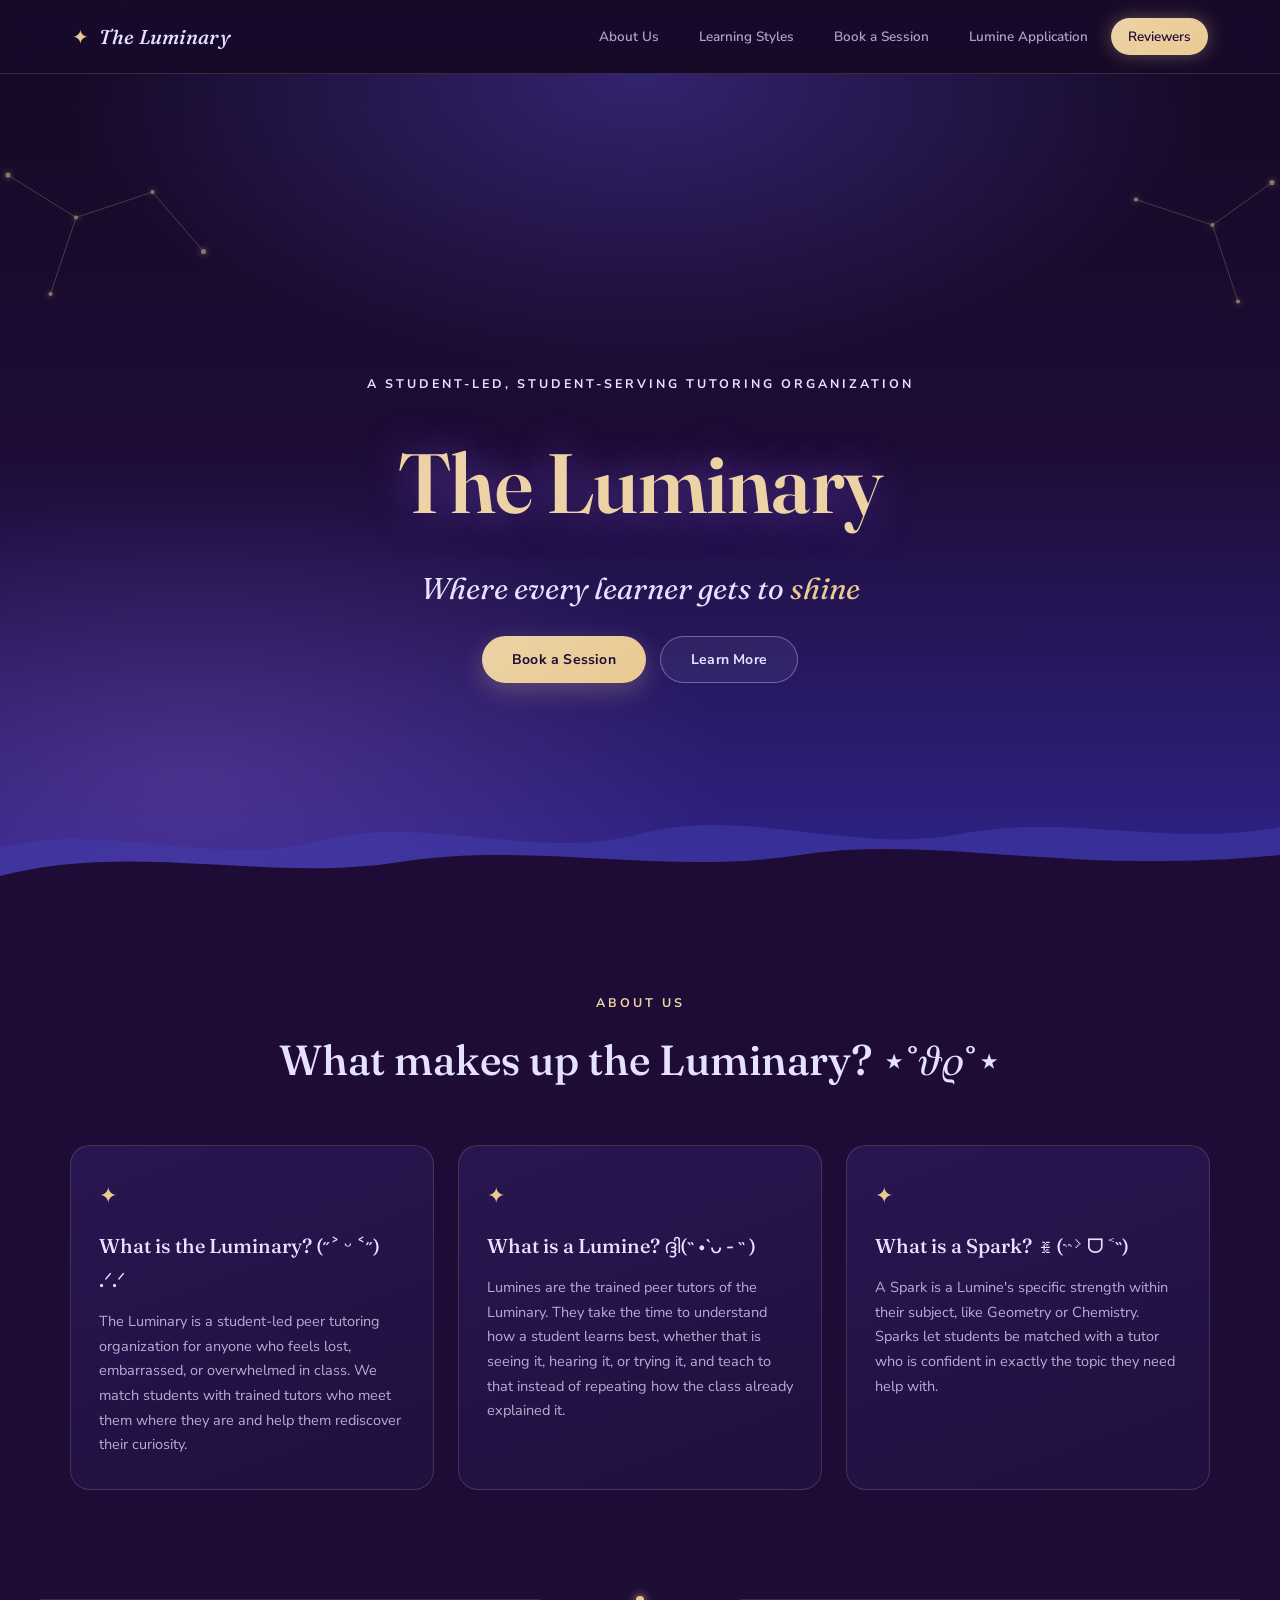
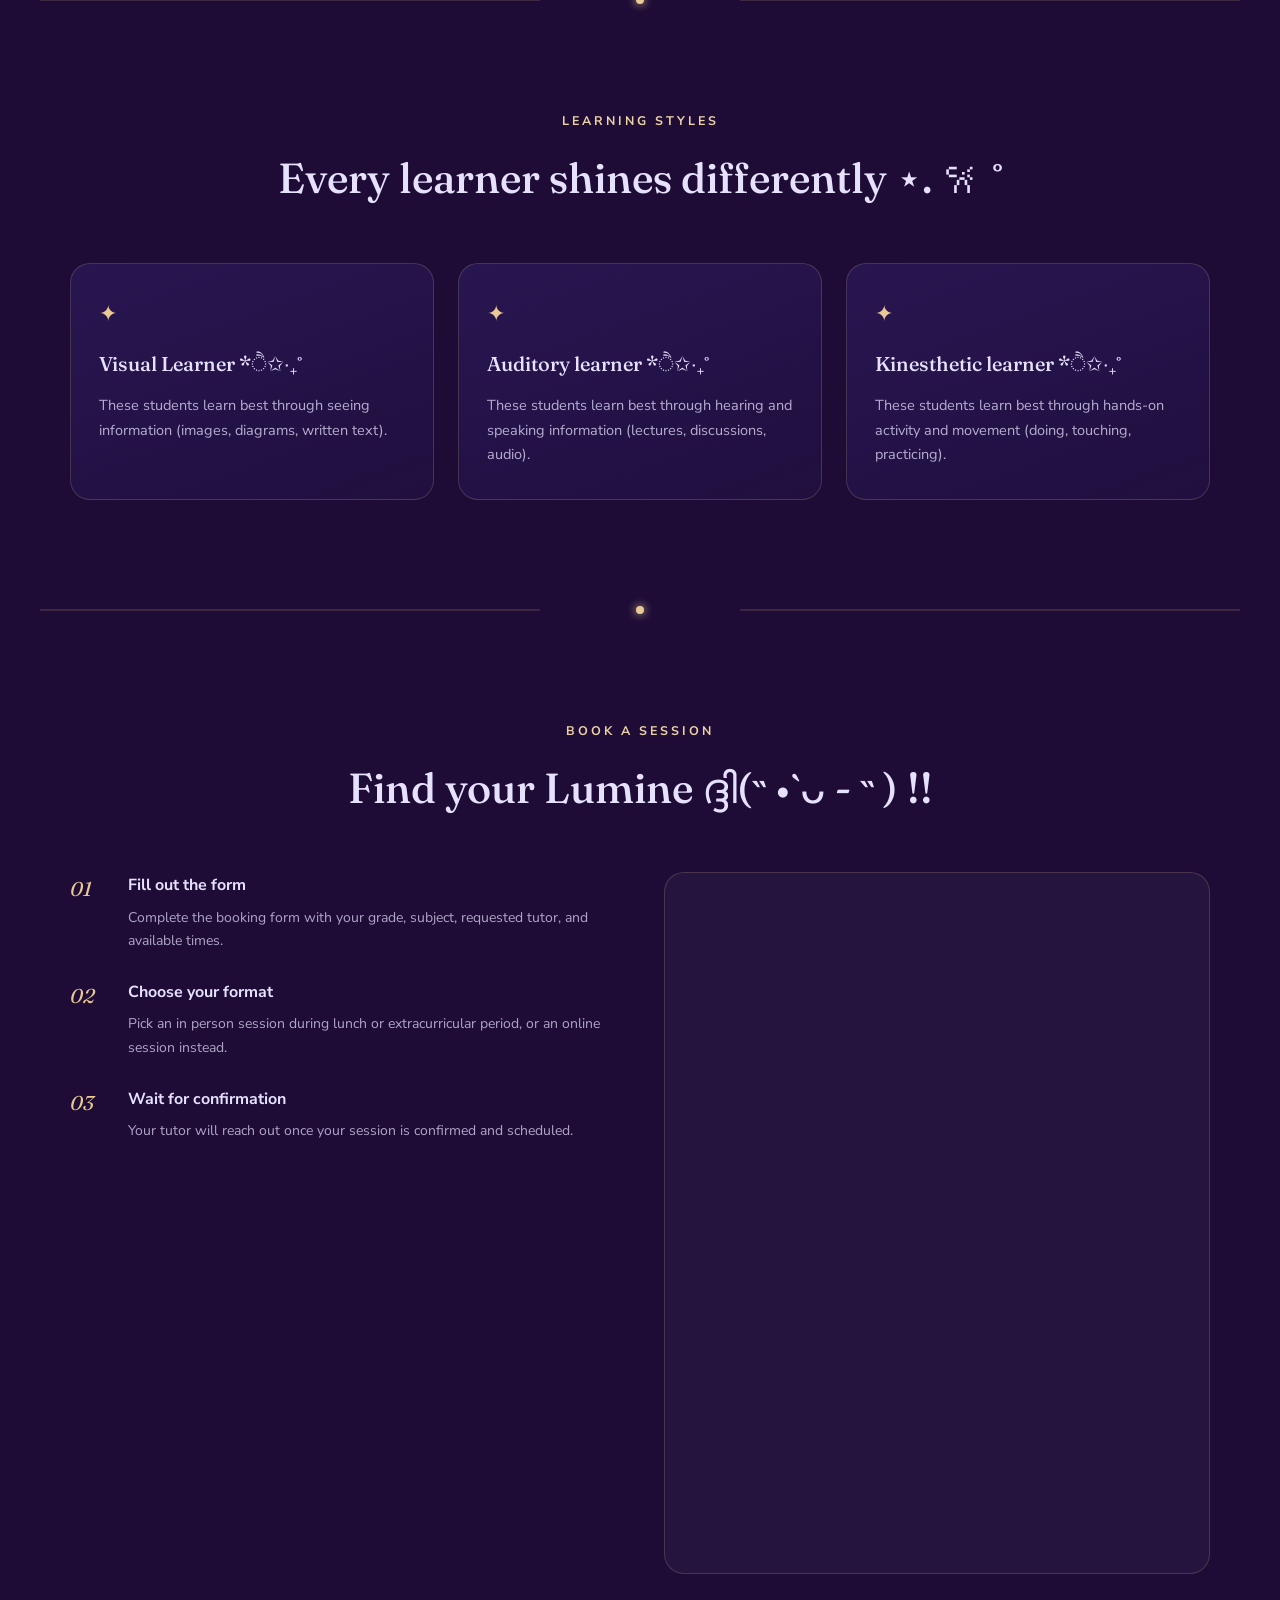
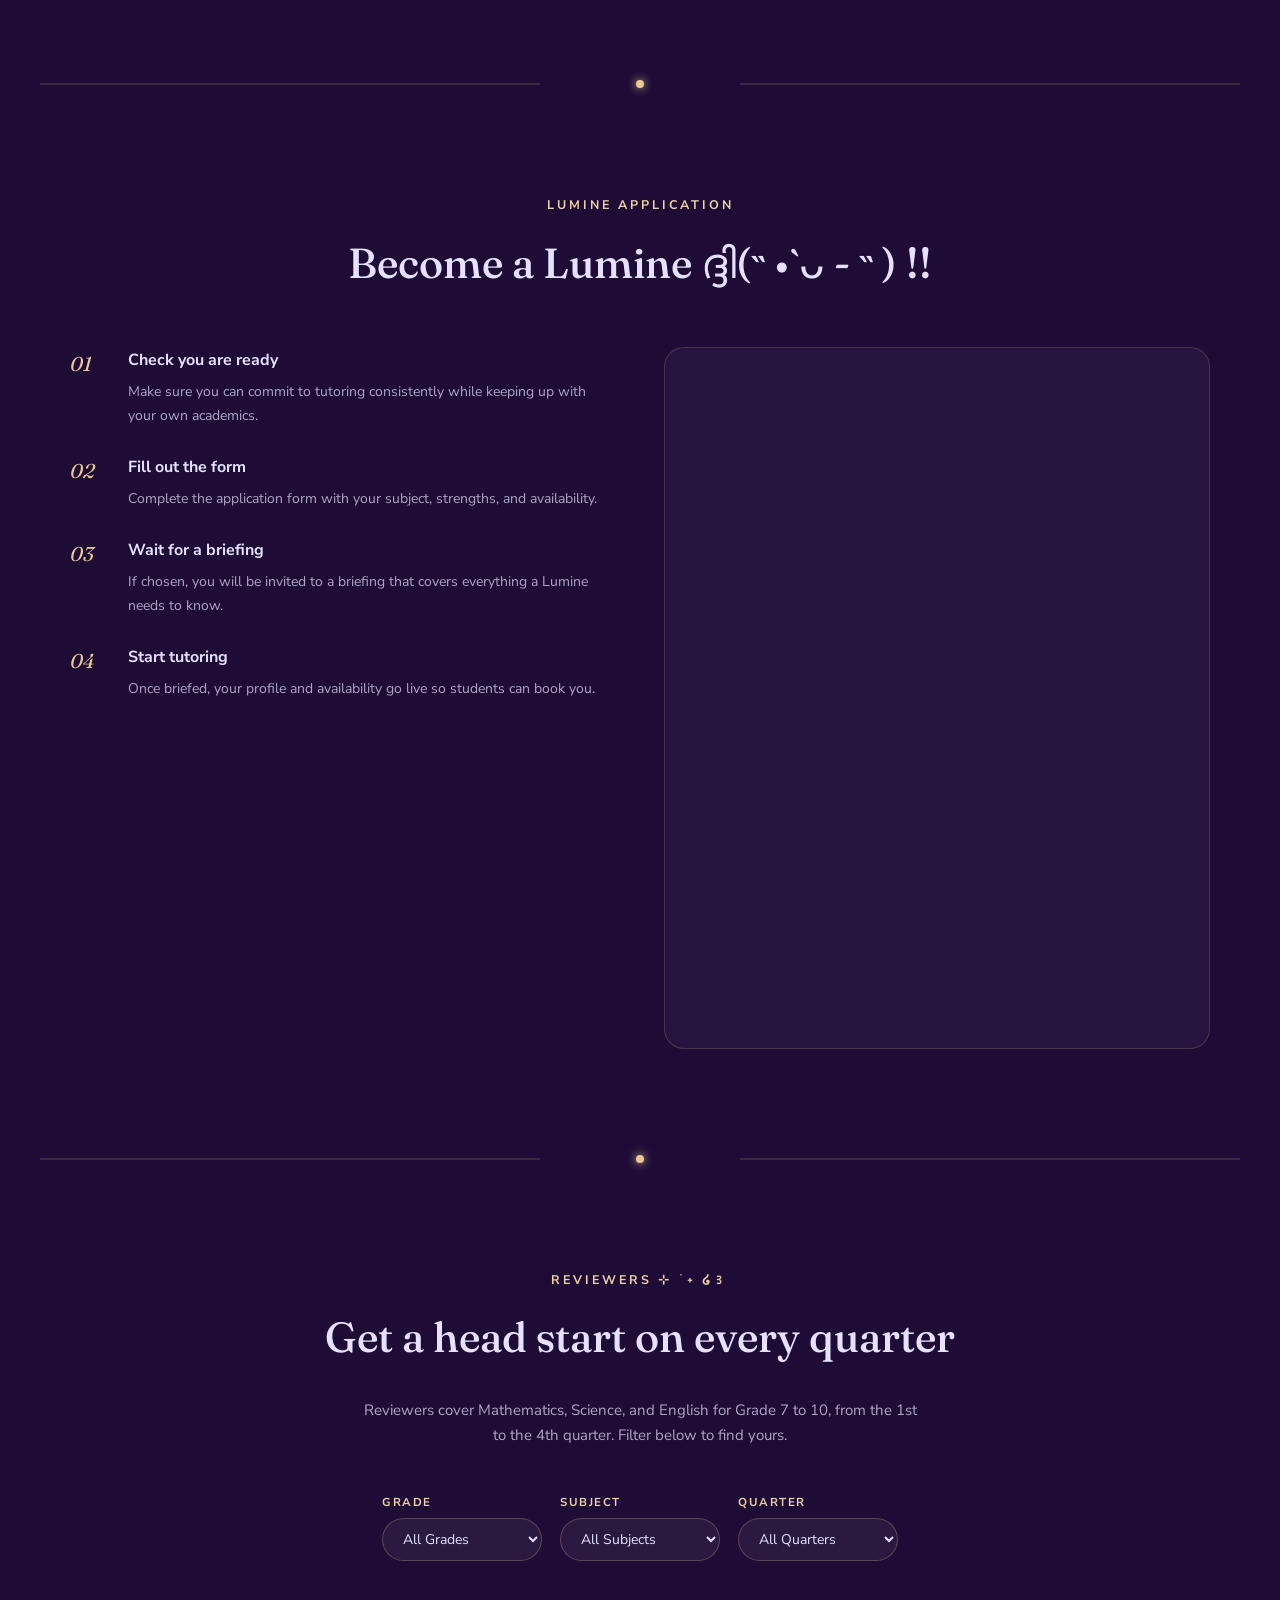
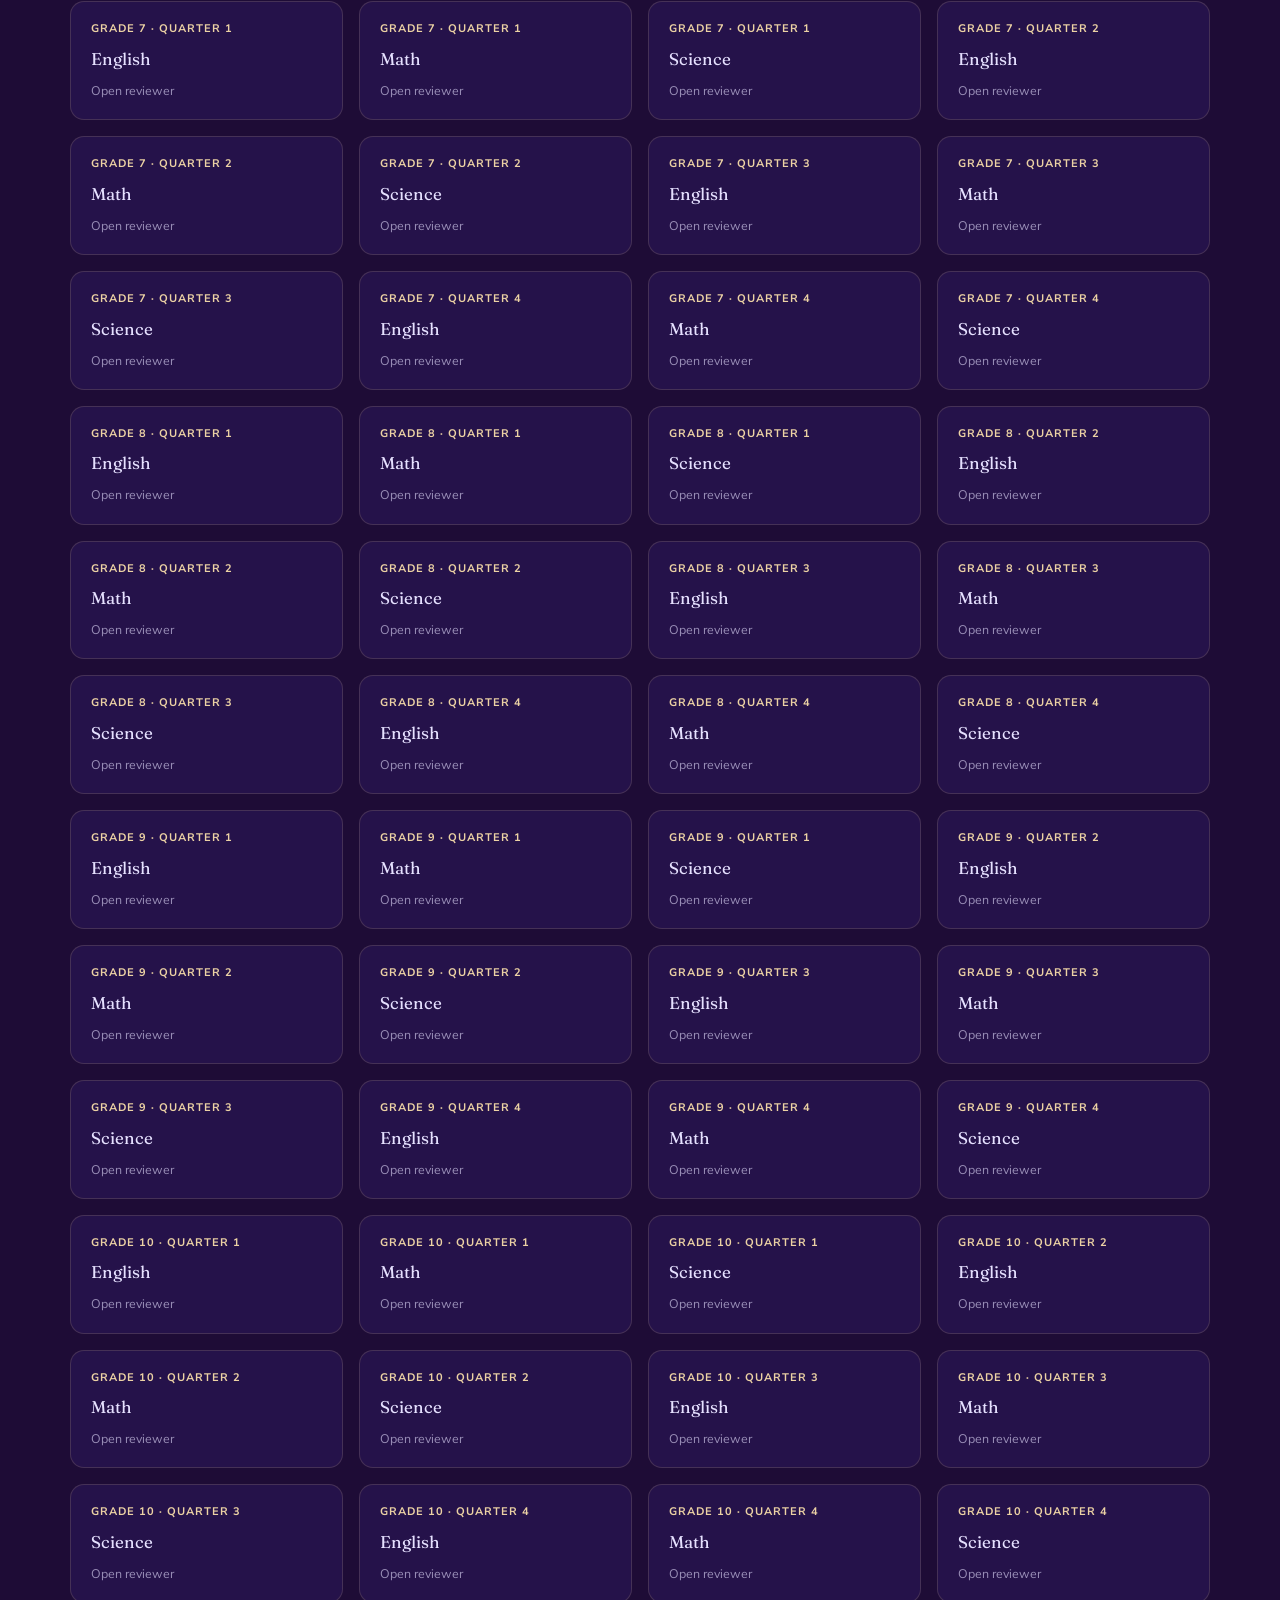
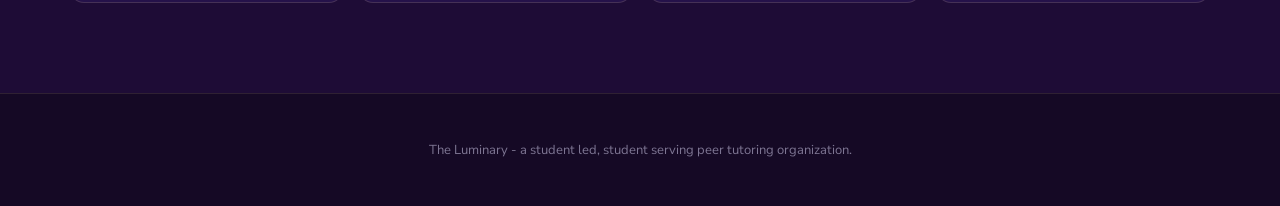
<file: index.html>
<!DOCTYPE html>
<html lang="en">
<head>
<meta charset="UTF-8">
<meta name="viewport" content="width=device-width, initial-scale=1.0">
<title>The Luminary</title>
<link rel="preconnect" href="https://fonts.googleapis.com">
<link rel="preconnect" href="https://fonts.gstatic.com" crossorigin>
<link href="https://fonts.googleapis.com/css2?family=Fraunces:ital,opsz,wght@0,9..144,300;0,9..144,500;0,9..144,600;1,9..144,400;1,9..144,500&family=Nunito+Sans:wght@300;400;600;700&display=swap" rel="stylesheet">
<link rel="stylesheet" href="style.css">
</head>
<body>

<canvas id="star-canvas"></canvas>

<header class="site-header">
  <div class="header-inner">
    <a href="#top" class="logo">
      <span class="logo-mark">✦</span>
      <span>The Luminary</span>
    </a>
    <nav class="tabs" id="tabs">
      <button class="tab-link active" data-target="about">About Us</button>
      <button class="tab-link" data-target="learning-styles">Learning Styles</button>
      <button class="tab-link" data-target="book-session">Book a Session</button>
      <button class="tab-link" data-target="apply">Lumine Application</button>
      <button class="tab-link" data-target="reviewers">Reviewers</button>
    </nav>
    <button class="nav-toggle" id="navToggle" aria-label="Open menu">
      <span></span><span></span><span></span>
    </button>
  </div>
</header>

<main id="top">

  <section class="hero">
    <div class="hero-sky">
      <svg class="constellation constellation-left" viewBox="0 0 400 400" aria-hidden="true">
        <g class="const-lines">
          <line x1="40" y1="60" x2="120" y2="110"/>
          <line x1="120" y1="110" x2="90" y2="200"/>
          <line x1="120" y1="110" x2="210" y2="80"/>
          <line x1="210" y1="80" x2="270" y2="150"/>
        </g>
        <g class="const-stars">
          <circle cx="40" cy="60" r="3"/>
          <circle cx="120" cy="110" r="2.4"/>
          <circle cx="90" cy="200" r="2.4"/>
          <circle cx="210" cy="80" r="2.4"/>
          <circle cx="270" cy="150" r="3"/>
        </g>
      </svg>
      <svg class="constellation constellation-right" viewBox="0 0 400 400" aria-hidden="true">
        <g class="const-lines">
          <line x1="360" y1="50" x2="290" y2="100"/>
          <line x1="290" y1="100" x2="320" y2="190"/>
          <line x1="290" y1="100" x2="200" y2="70"/>
        </g>
        <g class="const-stars">
          <circle cx="360" cy="50" r="3"/>
          <circle cx="290" cy="100" r="2.4"/>
          <circle cx="320" cy="190" r="2.4"/>
          <circle cx="200" cy="70" r="2.4"/>
        </g>
      </svg>
    </div>

    <div class="hero-content">
      <p class="eyebrow">A student-led, student-serving tutoring organization</p>
      <h1 class="hero-title">The Luminary</h1>
      <p class="hero-subtitle">Where every learner gets to <em>shine</em></p>
      <div class="hero-actions">
        <button class="btn btn-primary" data-scroll="book-session">Book a Session</button>
        <button class="btn btn-ghost" data-scroll="about">Learn More</button>
      </div>
    </div>

    <svg class="cloud-divider" viewBox="0 0 1440 200" preserveAspectRatio="none" aria-hidden="true">
      <path class="cloud-back" d="M0,120 C120,80 240,150 360,110 C480,70 600,140 720,100 C840,60 960,130 1080,100 C1200,70 1320,120 1440,90 L1440,200 L0,200 Z"/>
      <path class="cloud-front" d="M0,160 C150,110 300,170 450,140 C600,110 750,160 900,130 C1050,100 1200,160 1440,130 L1440,200 L0,200 Z"/>
    </svg>
  </section>

  <section id="about" class="section">
    <div class="section-inner">
      <p class="section-eyebrow">About Us</p>
      <h2 class="section-title">What makes up the Luminary? ⋆˚𝜗𝜚˚⋆</h2>

      <div class="card-grid three">
        <div class="glass-card">
          <span class="card-glyph">✦</span>
          <h3>What is the Luminary? (˶˃ ᵕ ˂˶) .ᐟ.ᐟ</h3>
          <p>The Luminary is a student-led peer tutoring organization for anyone who feels lost, embarrassed, or overwhelmed in class. We match students with trained tutors who meet them where they are and help them rediscover their curiosity.</p>
        </div>
        <div class="glass-card">
          <span class="card-glyph">✦</span>
          <h3>What is a Lumine? ദ്ദി(˵ •̀ ᴗ - ˵ )</h3>
          <p>Lumines are the trained peer tutors of the Luminary. They take the time to understand how a student learns best, whether that is seeing it, hearing it, or trying it, and teach to that instead of repeating how the class already explained it.</p>
        </div>
        <div class="glass-card">
          <span class="card-glyph">✦</span>
          <h3>What is a Spark? ꉂ(˵˃ ᗜ ˂˵)</h3>
          <p>A Spark is a Lumine's specific strength within their subject, like Geometry or Chemistry. Sparks let students be matched with a tutor who is confident in exactly the topic they need help with.</p>
        </div>
      </div>
    </div>
  </section>

  <div class="section-divider">
    <svg viewBox="0 0 1200 40" preserveAspectRatio="none" aria-hidden="true">
      <line x1="0" y1="20" x2="500" y2="20" class="divider-line"/>
      <circle cx="600" cy="20" r="4" class="divider-star"/>
      <line x1="700" y1="20" x2="1200" y2="20" class="divider-line"/>
    </svg>
  </div>

  <section id="learning-styles" class="section">
    <div class="section-inner">
      <p class="section-eyebrow">Learning Styles</p>
      <h2 class="section-title">Every learner shines differently ⋆. 𐙚 ˚</h2>

      <div class="card-grid three">
        <div class="glass-card style-card">
          <span class="card-glyph">✦</span>
          <h3>Visual Learner *ੈ✩‧₊˚</h3>
          <p>These students learn best through seeing information (images, diagrams, written text).</p>
        </div>
        <div class="glass-card style-card">
          <span class="card-glyph">✦</span>
          <h3>Auditory learner *ੈ✩‧₊˚</h3>
          <p>These students learn best through hearing and speaking information (lectures, discussions, audio).</p>
        </div>
        <div class="glass-card style-card">
          <span class="card-glyph">✦</span>
          <h3>Kinesthetic learner *ੈ✩‧₊˚</h3>
          <p>These students learn best through hands-on activity and movement (doing, touching, practicing).</p>
        </div>
      </div>
    </div>
  </section>

  <div class="section-divider">
    <svg viewBox="0 0 1200 40" preserveAspectRatio="none" aria-hidden="true">
      <line x1="0" y1="20" x2="500" y2="20" class="divider-line"/>
      <circle cx="600" cy="20" r="4" class="divider-star"/>
      <line x1="700" y1="20" x2="1200" y2="20" class="divider-line"/>
    </svg>
  </div>

  <section id="book-session" class="section">
    <div class="section-inner">
      <p class="section-eyebrow">Book a Session</p>
      <h2 class="section-title">Find your Lumine ദ്ദി(˵ •̀ ᴗ - ˵ ) !!</h2>

      <div class="steps-form-layout">
        <ol class="steps-list">
          <li><span class="step-num">01</span><div><h4>Fill out the form</h4><p>Complete the booking form with your grade, subject, requested tutor, and available times.</p></div></li>
          <li><span class="step-num">02</span><div><h4>Choose your format</h4><p>Pick an in person session during lunch or extracurricular period, or an online session instead.</p></div></li>
          <li><span class="step-num">03</span><div><h4>Wait for confirmation</h4><p>Your tutor will reach out once your session is confirmed and scheduled.</p></div></li>
        </ol>

        <div class="form-embed">
          <iframe src="https://docs.google.com/forms/d/e/1FAIpQLSef60LcH263twK1YfR4nSgyEO6esmQESaKQLY-Vy8qchJHtsQ/viewform?embedded=true" loading="lazy">Loading form...</iframe>
        </div>
      </div>
    </div>
  </section>

  <div class="section-divider">
    <svg viewBox="0 0 1200 40" preserveAspectRatio="none" aria-hidden="true">
      <line x1="0" y1="20" x2="500" y2="20" class="divider-line"/>
      <circle cx="600" cy="20" r="4" class="divider-star"/>
      <line x1="700" y1="20" x2="1200" y2="20" class="divider-line"/>
    </svg>
  </div>

  <section id="apply" class="section">
    <div class="section-inner">
      <p class="section-eyebrow">Lumine Application</p>
      <h2 class="section-title">Become a Lumine ദ്ദി(˵ •̀ ᴗ - ˵ ) !!</h2>

      <div class="steps-form-layout">
        <ol class="steps-list">
          <li><span class="step-num">01</span><div><h4>Check you are ready</h4><p>Make sure you can commit to tutoring consistently while keeping up with your own academics.</p></div></li>
          <li><span class="step-num">02</span><div><h4>Fill out the form</h4><p>Complete the application form with your subject, strengths, and availability.</p></div></li>
          <li><span class="step-num">03</span><div><h4>Wait for a briefing</h4><p>If chosen, you will be invited to a briefing that covers everything a Lumine needs to know.</p></div></li>
          <li><span class="step-num">04</span><div><h4>Start tutoring</h4><p>Once briefed, your profile and availability go live so students can book you.</p></div></li>
        </ol>

        <div class="form-embed">
          <iframe src="https://docs.google.com/forms/d/e/1FAIpQLSf3VKkrqAnsjsP4LcPbb2Lj8UNW63V2bupNpBYrkKX1vfNm0w/viewform?embedded=true" loading="lazy">Loading form...</iframe>
        </div>
      </div>
    </div>
  </section>

  <div class="section-divider">
    <svg viewBox="0 0 1200 40" preserveAspectRatio="none" aria-hidden="true">
      <line x1="0" y1="20" x2="500" y2="20" class="divider-line"/>
      <circle cx="600" cy="20" r="4" class="divider-star"/>
      <line x1="700" y1="20" x2="1200" y2="20" class="divider-line"/>
    </svg>
  </div>

  <section id="reviewers" class="section">
    <div class="section-inner">
      <p class="section-eyebrow">Reviewers ⊹ ࣪ ˖ ໒꒱</p>
      <h2 class="section-title">Get a head start on every quarter</h2>
      <p class="section-lead">Reviewers cover Mathematics, Science, and English for Grade 7 to 10, from the 1st to the 4th quarter. Filter below to find yours.</p>

      <div class="filter-bar">
        <div class="filter-group">
          <label for="filter-grade">Grade</label>
          <select id="filter-grade">
            <option value="all">All Grades</option>
            <option value="7">Grade 7</option>
            <option value="8">Grade 8</option>
            <option value="9">Grade 9</option>
            <option value="10">Grade 10</option>
          </select>
        </div>
        <div class="filter-group">
          <label for="filter-subject">Subject</label>
          <select id="filter-subject">
            <option value="all">All Subjects</option>
            <option value="Math">Math</option>
            <option value="Science">Science</option>
            <option value="English">English</option>
          </select>
        </div>
        <div class="filter-group">
          <label for="filter-quarter">Quarter</label>
          <select id="filter-quarter">
            <option value="all">All Quarters</option>
            <option value="1">Quarter 1</option>
            <option value="2">Quarter 2</option>
            <option value="3">Quarter 3</option>
            <option value="4">Quarter 4</option>
          </select>
        </div>
      </div>

      <div id="reviewer-grid" class="reviewer-grid"></div>
      <p id="reviewer-empty" class="reviewer-empty" hidden>No reviewers match those filters yet.</p>
    </div>
  </section>

</main>

<footer class="site-footer">
  <p>The Luminary - a student led, student serving peer tutoring organization.</p>
</footer>

<script src="script.js"></script>
</body>
</html>
</file>
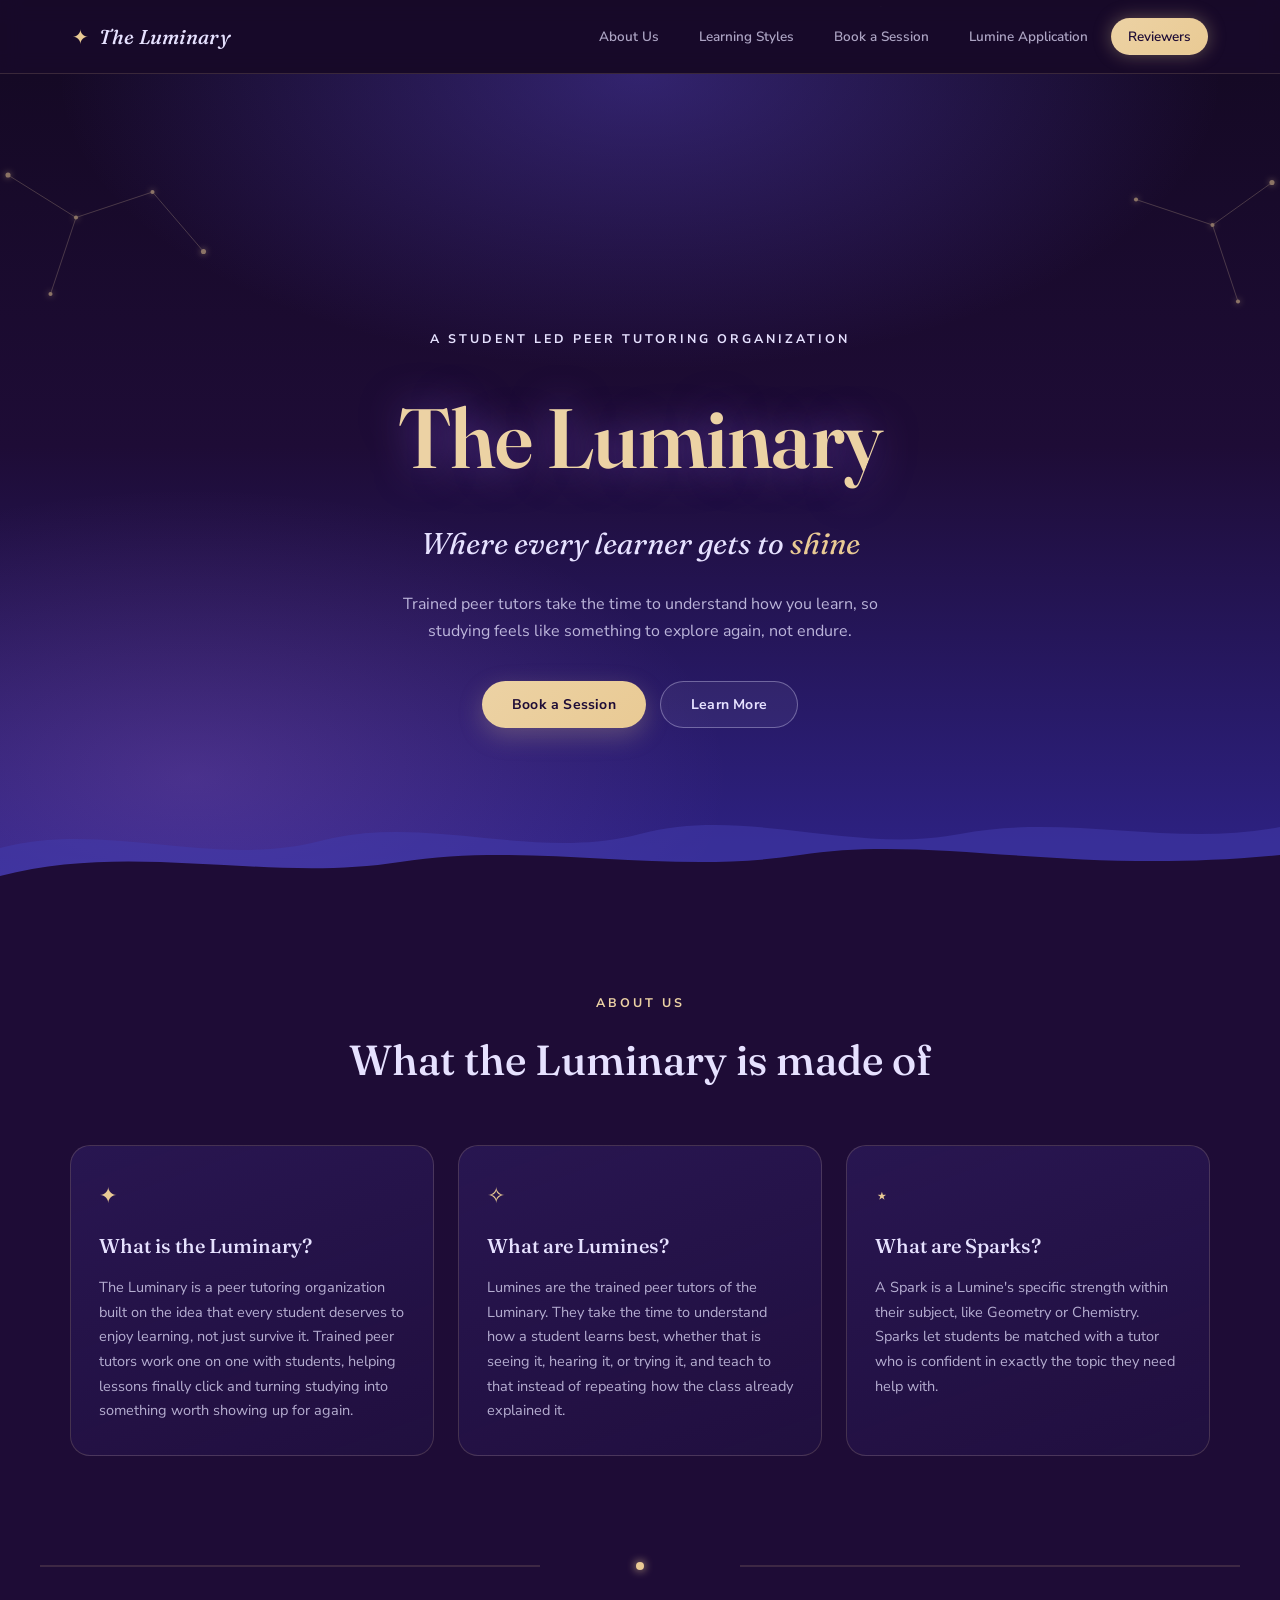
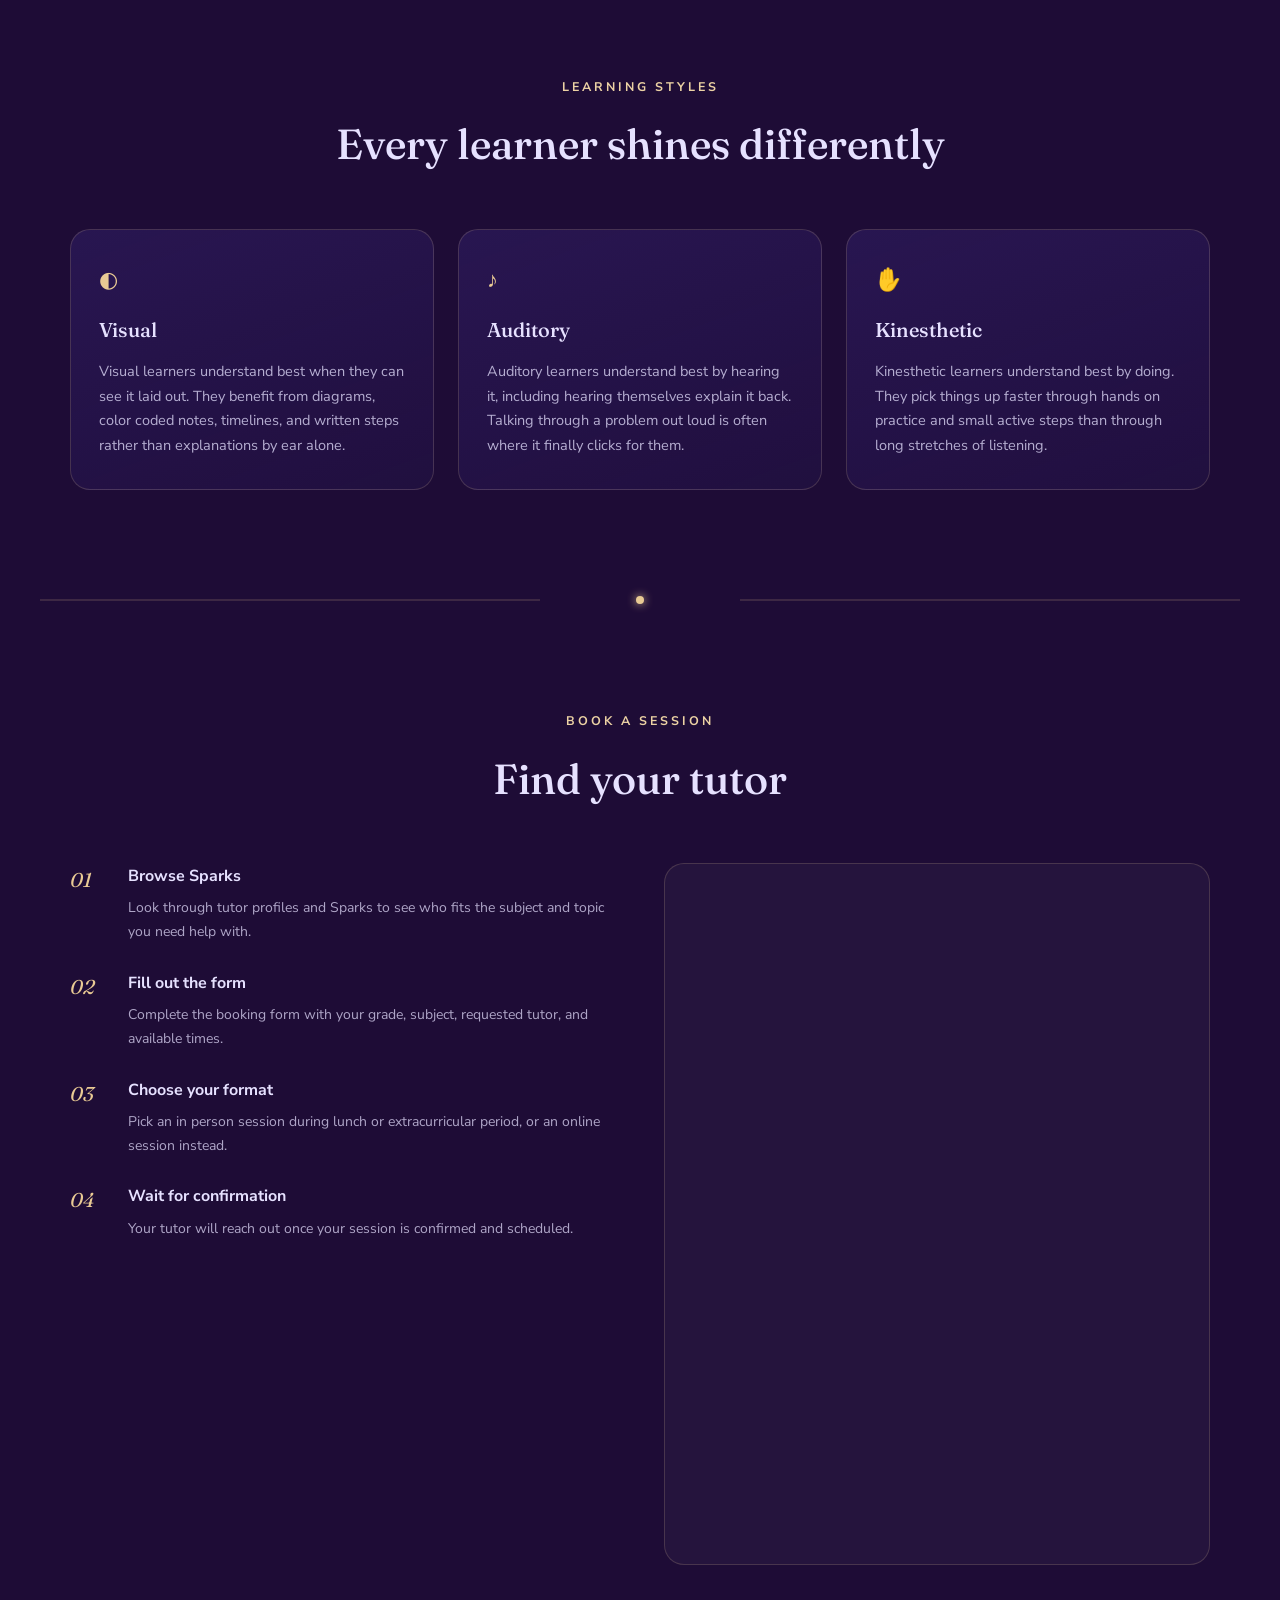
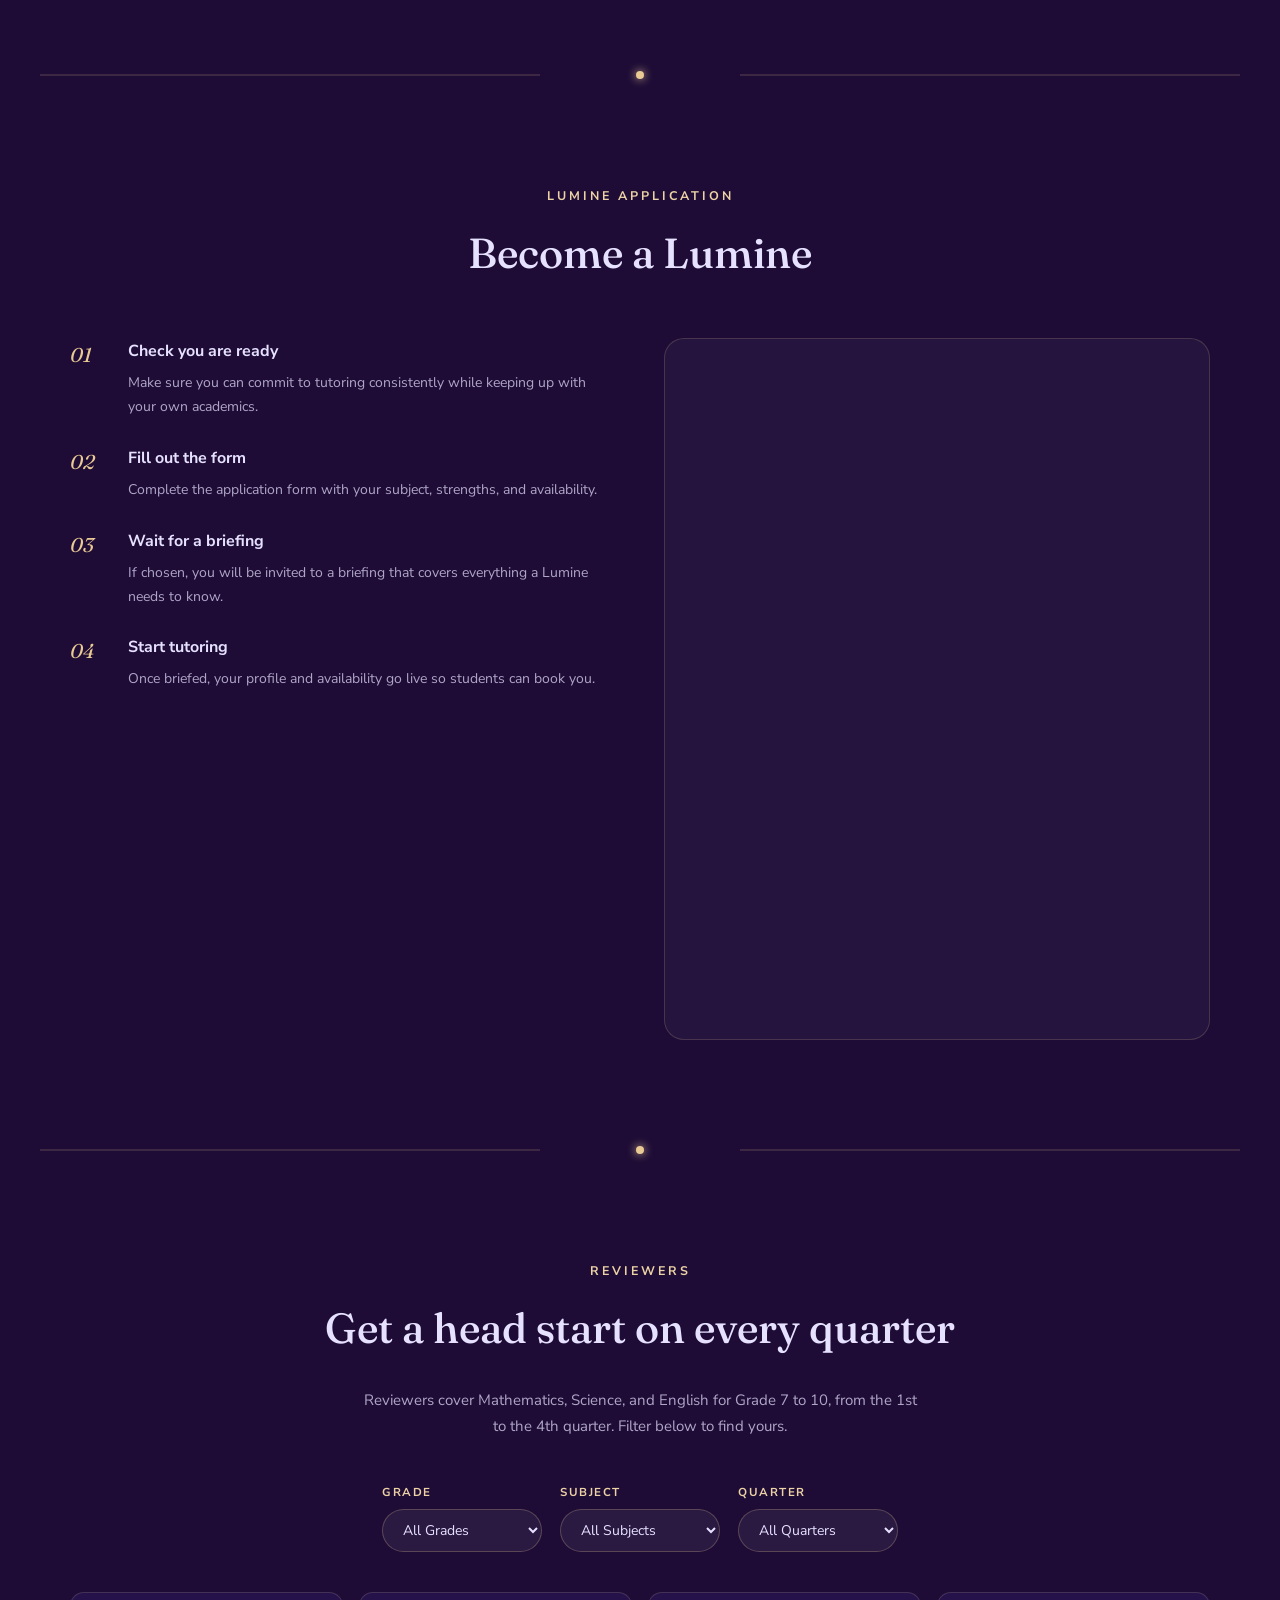
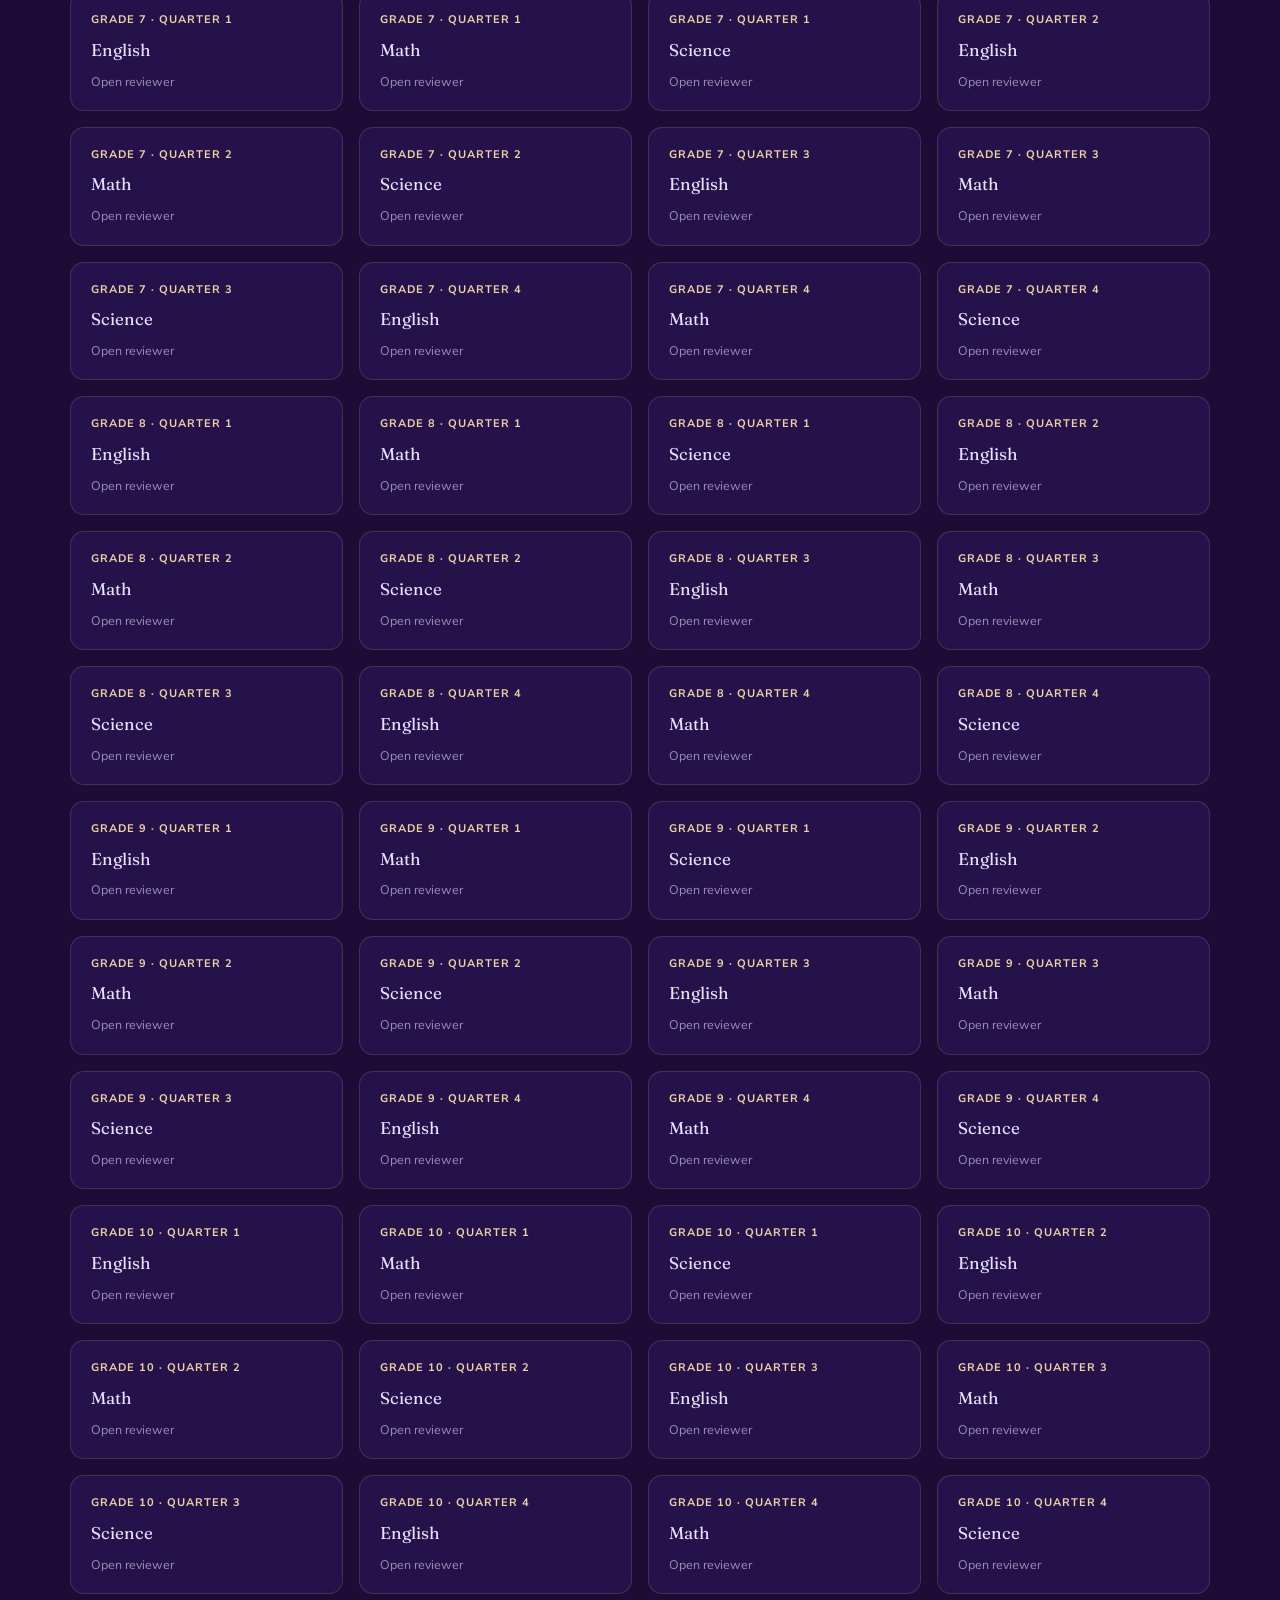
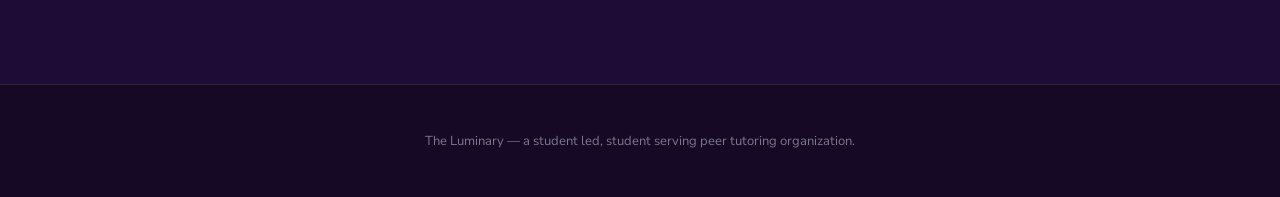
<file: index (1).html>
<!DOCTYPE html>
<html lang="en">
<head>
<meta charset="UTF-8">
<meta name="viewport" content="width=device-width, initial-scale=1.0">
<title>The Luminary</title>
<link rel="preconnect" href="https://fonts.googleapis.com">
<link rel="preconnect" href="https://fonts.gstatic.com" crossorigin>
<link href="https://fonts.googleapis.com/css2?family=Fraunces:ital,opsz,wght@0,9..144,300;0,9..144,500;0,9..144,600;1,9..144,400;1,9..144,500&family=Nunito+Sans:wght@300;400;600;700&display=swap" rel="stylesheet">
<link rel="stylesheet" href="style.css">
</head>
<body>

<canvas id="star-canvas"></canvas>

<header class="site-header">
  <div class="header-inner">
    <a href="#top" class="logo">
      <span class="logo-mark">✦</span>
      <span>The Luminary</span>
    </a>
    <nav class="tabs" id="tabs">
      <button class="tab-link active" data-target="about">About Us</button>
      <button class="tab-link" data-target="learning-styles">Learning Styles</button>
      <button class="tab-link" data-target="book-session">Book a Session</button>
      <button class="tab-link" data-target="apply">Lumine Application</button>
      <button class="tab-link" data-target="reviewers">Reviewers</button>
    </nav>
    <button class="nav-toggle" id="navToggle" aria-label="Open menu">
      <span></span><span></span><span></span>
    </button>
  </div>
</header>

<main id="top">

  <section class="hero">
    <div class="hero-sky">
      <svg class="constellation constellation-left" viewBox="0 0 400 400" aria-hidden="true">
        <g class="const-lines">
          <line x1="40" y1="60" x2="120" y2="110"/>
          <line x1="120" y1="110" x2="90" y2="200"/>
          <line x1="120" y1="110" x2="210" y2="80"/>
          <line x1="210" y1="80" x2="270" y2="150"/>
        </g>
        <g class="const-stars">
          <circle cx="40" cy="60" r="3"/>
          <circle cx="120" cy="110" r="2.4"/>
          <circle cx="90" cy="200" r="2.4"/>
          <circle cx="210" cy="80" r="2.4"/>
          <circle cx="270" cy="150" r="3"/>
        </g>
      </svg>
      <svg class="constellation constellation-right" viewBox="0 0 400 400" aria-hidden="true">
        <g class="const-lines">
          <line x1="360" y1="50" x2="290" y2="100"/>
          <line x1="290" y1="100" x2="320" y2="190"/>
          <line x1="290" y1="100" x2="200" y2="70"/>
        </g>
        <g class="const-stars">
          <circle cx="360" cy="50" r="3"/>
          <circle cx="290" cy="100" r="2.4"/>
          <circle cx="320" cy="190" r="2.4"/>
          <circle cx="200" cy="70" r="2.4"/>
        </g>
      </svg>
    </div>

    <div class="hero-content">
      <p class="eyebrow">A student led peer tutoring organization</p>
      <h1 class="hero-title">The Luminary</h1>
      <p class="hero-subtitle">Where every learner gets to <em>shine</em></p>
      <p class="hero-desc">Trained peer tutors take the time to understand how you learn, so studying feels like something to explore again, not endure.</p>
      <div class="hero-actions">
        <button class="btn btn-primary" data-scroll="book-session">Book a Session</button>
        <button class="btn btn-ghost" data-scroll="about">Learn More</button>
      </div>
    </div>

    <svg class="cloud-divider" viewBox="0 0 1440 200" preserveAspectRatio="none" aria-hidden="true">
      <path class="cloud-back" d="M0,120 C120,80 240,150 360,110 C480,70 600,140 720,100 C840,60 960,130 1080,100 C1200,70 1320,120 1440,90 L1440,200 L0,200 Z"/>
      <path class="cloud-front" d="M0,160 C150,110 300,170 450,140 C600,110 750,160 900,130 C1050,100 1200,160 1440,130 L1440,200 L0,200 Z"/>
    </svg>
  </section>

  <section id="about" class="section">
    <div class="section-inner">
      <p class="section-eyebrow">About Us</p>
      <h2 class="section-title">What the Luminary is made of</h2>

      <div class="card-grid three">
        <div class="glass-card">
          <span class="card-glyph">✦</span>
          <h3>What is the Luminary?</h3>
          <p>The Luminary is a peer tutoring organization built on the idea that every student deserves to enjoy learning, not just survive it. Trained peer tutors work one on one with students, helping lessons finally click and turning studying into something worth showing up for again.</p>
        </div>
        <div class="glass-card">
          <span class="card-glyph">✧</span>
          <h3>What are Lumines?</h3>
          <p>Lumines are the trained peer tutors of the Luminary. They take the time to understand how a student learns best, whether that is seeing it, hearing it, or trying it, and teach to that instead of repeating how the class already explained it.</p>
        </div>
        <div class="glass-card">
          <span class="card-glyph">⋆</span>
          <h3>What are Sparks?</h3>
          <p>A Spark is a Lumine's specific strength within their subject, like Geometry or Chemistry. Sparks let students be matched with a tutor who is confident in exactly the topic they need help with.</p>
        </div>
      </div>
    </div>
  </section>

  <div class="section-divider">
    <svg viewBox="0 0 1200 40" preserveAspectRatio="none" aria-hidden="true">
      <line x1="0" y1="20" x2="500" y2="20" class="divider-line"/>
      <circle cx="600" cy="20" r="4" class="divider-star"/>
      <line x1="700" y1="20" x2="1200" y2="20" class="divider-line"/>
    </svg>
  </div>

  <section id="learning-styles" class="section">
    <div class="section-inner">
      <p class="section-eyebrow">Learning Styles</p>
      <h2 class="section-title">Every learner shines differently</h2>

      <div class="card-grid three">
        <div class="glass-card style-card">
          <span class="card-glyph">◐</span>
          <h3>Visual</h3>
          <p>Visual learners understand best when they can see it laid out. They benefit from diagrams, color coded notes, timelines, and written steps rather than explanations by ear alone.</p>
        </div>
        <div class="glass-card style-card">
          <span class="card-glyph">♪</span>
          <h3>Auditory</h3>
          <p>Auditory learners understand best by hearing it, including hearing themselves explain it back. Talking through a problem out loud is often where it finally clicks for them.</p>
        </div>
        <div class="glass-card style-card">
          <span class="card-glyph">✋</span>
          <h3>Kinesthetic</h3>
          <p>Kinesthetic learners understand best by doing. They pick things up faster through hands on practice and small active steps than through long stretches of listening.</p>
        </div>
      </div>
    </div>
  </section>

  <div class="section-divider">
    <svg viewBox="0 0 1200 40" preserveAspectRatio="none" aria-hidden="true">
      <line x1="0" y1="20" x2="500" y2="20" class="divider-line"/>
      <circle cx="600" cy="20" r="4" class="divider-star"/>
      <line x1="700" y1="20" x2="1200" y2="20" class="divider-line"/>
    </svg>
  </div>

  <section id="book-session" class="section">
    <div class="section-inner">
      <p class="section-eyebrow">Book a Session</p>
      <h2 class="section-title">Find your tutor</h2>

      <div class="steps-form-layout">
        <ol class="steps-list">
          <li><span class="step-num">01</span><div><h4>Browse Sparks</h4><p>Look through tutor profiles and Sparks to see who fits the subject and topic you need help with.</p></div></li>
          <li><span class="step-num">02</span><div><h4>Fill out the form</h4><p>Complete the booking form with your grade, subject, requested tutor, and available times.</p></div></li>
          <li><span class="step-num">03</span><div><h4>Choose your format</h4><p>Pick an in person session during lunch or extracurricular period, or an online session instead.</p></div></li>
          <li><span class="step-num">04</span><div><h4>Wait for confirmation</h4><p>Your tutor will reach out once your session is confirmed and scheduled.</p></div></li>
        </ol>

        <div class="form-embed">
          <iframe src="https://docs.google.com/forms/d/e/1FAIpQLSef60LcH263twK1YfR4nSgyEO6esmQESaKQLY-Vy8qchJHtsQ/viewform?embedded=true" loading="lazy">Loading form...</iframe>
        </div>
      </div>
    </div>
  </section>

  <div class="section-divider">
    <svg viewBox="0 0 1200 40" preserveAspectRatio="none" aria-hidden="true">
      <line x1="0" y1="20" x2="500" y2="20" class="divider-line"/>
      <circle cx="600" cy="20" r="4" class="divider-star"/>
      <line x1="700" y1="20" x2="1200" y2="20" class="divider-line"/>
    </svg>
  </div>

  <section id="apply" class="section">
    <div class="section-inner">
      <p class="section-eyebrow">Lumine Application</p>
      <h2 class="section-title">Become a Lumine</h2>

      <div class="steps-form-layout">
        <ol class="steps-list">
          <li><span class="step-num">01</span><div><h4>Check you are ready</h4><p>Make sure you can commit to tutoring consistently while keeping up with your own academics.</p></div></li>
          <li><span class="step-num">02</span><div><h4>Fill out the form</h4><p>Complete the application form with your subject, strengths, and availability.</p></div></li>
          <li><span class="step-num">03</span><div><h4>Wait for a briefing</h4><p>If chosen, you will be invited to a briefing that covers everything a Lumine needs to know.</p></div></li>
          <li><span class="step-num">04</span><div><h4>Start tutoring</h4><p>Once briefed, your profile and availability go live so students can book you.</p></div></li>
        </ol>

        <div class="form-embed">
          <iframe src="https://docs.google.com/forms/d/e/1FAIpQLSf3VKkrqAnsjsP4LcPbb2Lj8UNW63V2bupNpBYrkKX1vfNm0w/viewform?embedded=true" loading="lazy">Loading form...</iframe>
        </div>
      </div>
    </div>
  </section>

  <div class="section-divider">
    <svg viewBox="0 0 1200 40" preserveAspectRatio="none" aria-hidden="true">
      <line x1="0" y1="20" x2="500" y2="20" class="divider-line"/>
      <circle cx="600" cy="20" r="4" class="divider-star"/>
      <line x1="700" y1="20" x2="1200" y2="20" class="divider-line"/>
    </svg>
  </div>

  <section id="reviewers" class="section">
    <div class="section-inner">
      <p class="section-eyebrow">Reviewers</p>
      <h2 class="section-title">Get a head start on every quarter</h2>
      <p class="section-lead">Reviewers cover Mathematics, Science, and English for Grade 7 to 10, from the 1st to the 4th quarter. Filter below to find yours.</p>

      <div class="filter-bar">
        <div class="filter-group">
          <label for="filter-grade">Grade</label>
          <select id="filter-grade">
            <option value="all">All Grades</option>
            <option value="7">Grade 7</option>
            <option value="8">Grade 8</option>
            <option value="9">Grade 9</option>
            <option value="10">Grade 10</option>
          </select>
        </div>
        <div class="filter-group">
          <label for="filter-subject">Subject</label>
          <select id="filter-subject">
            <option value="all">All Subjects</option>
            <option value="Math">Math</option>
            <option value="Science">Science</option>
            <option value="English">English</option>
          </select>
        </div>
        <div class="filter-group">
          <label for="filter-quarter">Quarter</label>
          <select id="filter-quarter">
            <option value="all">All Quarters</option>
            <option value="1">Quarter 1</option>
            <option value="2">Quarter 2</option>
            <option value="3">Quarter 3</option>
            <option value="4">Quarter 4</option>
          </select>
        </div>
      </div>

      <div id="reviewer-grid" class="reviewer-grid"></div>
      <p id="reviewer-empty" class="reviewer-empty" hidden>No reviewers match those filters yet.</p>
    </div>
  </section>

</main>

<footer class="site-footer">
  <p>The Luminary — a student led, student serving peer tutoring organization.</p>
</footer>

<script src="script.js"></script>
</body>
</html>
</file>
<file: style.css>
:root{
  --void: #150925;
  --deep: #1E0C36;
  --twilight: #2F248C;
  --iris: #423BAB;
  --glow: #6954F7;
  --glow-soft: #9163FA;
  --bloom: #D78AFA;
  --gold: #E9CA94;
  --gold-soft: #ECD2A4;
  --starlight: #E6E1FF;

  --font-display: 'Fraunces', serif;
  --font-body: 'Nunito Sans', sans-serif;
}

*{ box-sizing: border-box; }
html{ scroll-behavior: smooth; }

body{
  margin:0;
  background: var(--deep);
  color: var(--starlight);
  font-family: var(--font-body);
  font-weight: 400;
  line-height: 1.7;
  overflow-x: hidden;
}

#star-canvas{
  position: fixed;
  inset: 0;
  width: 100%;
  height: 100%;
  z-index: 0;
  pointer-events: none;
}

a{ color: inherit; }

/* ---------- Header ---------- */
.site-header{
  position: sticky;
  top: 0;
  z-index: 50;
  background: rgba(21, 9, 37, 0.72);
  backdrop-filter: blur(10px);
  border-bottom: 1px solid rgba(233, 202, 148, 0.16);
}
.header-inner{
  max-width: 1200px;
  margin: 0 auto;
  padding: 18px 32px;
  display: flex;
  align-items: center;
  justify-content: space-between;
  gap: 24px;
}
.logo{
  display: flex;
  align-items: center;
  gap: 10px;
  font-family: var(--font-display);
  font-style: italic;
  font-weight: 500;
  font-size: 20px;
  text-decoration: none;
  color: var(--starlight);
  letter-spacing: 0.3px;
  flex-shrink: 0;
}
.logo-mark{ color: var(--gold); font-style: normal; }

.tabs{
  display: flex;
  gap: 6px;
  flex-wrap: wrap;
}
.tab-link{
  background: transparent;
  border: 1px solid transparent;
  color: rgba(230, 225, 255, 0.72);
  font-family: var(--font-body);
  font-size: 13.5px;
  font-weight: 600;
  padding: 8px 16px;
  border-radius: 999px;
  cursor: pointer;
  transition: all 0.25s ease;
  white-space: nowrap;
}
.tab-link:hover{
  color: var(--starlight);
  background: rgba(105, 84, 247, 0.18);
}
.tab-link.active{
  color: var(--deep);
  background: linear-gradient(135deg, var(--gold-soft), var(--gold));
  box-shadow: 0 0 18px rgba(233, 202, 148, 0.35);
}

.nav-toggle{
  display: none;
  flex-direction: column;
  gap: 5px;
  background: none;
  border: none;
  cursor: pointer;
  padding: 6px;
}
.nav-toggle span{
  width: 22px;
  height: 2px;
  background: var(--starlight);
  border-radius: 2px;
}

/* ---------- Hero ---------- */
.hero{
  position: relative;
  min-height: 92vh;
  display: flex;
  flex-direction: column;
  align-items: center;
  justify-content: center;
  text-align: center;
  padding: 120px 24px 40px;
  overflow: hidden;
  background:
    radial-gradient(ellipse 70% 55% at 50% 0%, rgba(105, 84, 247, 0.35), transparent 65%),
    radial-gradient(ellipse 60% 50% at 15% 85%, rgba(215, 138, 250, 0.18), transparent 70%),
    linear-gradient(180deg, var(--void) 0%, var(--deep) 45%, var(--twilight) 100%);
}

.hero-sky{ position: absolute; inset: 0; z-index: 1; }
.constellation{ position: absolute; width: 340px; opacity: 0.55; }
.constellation-left{ top: 6%; left: -2%; }
.constellation-right{ top: 8%; right: -2%; }
.const-lines line{ stroke: var(--gold-soft); stroke-width: 1; opacity: 0.5; }
.const-stars circle{ fill: var(--gold); filter: drop-shadow(0 0 4px var(--gold)); }

.hero-content{ position: relative; z-index: 2; max-width: 640px; }

.eyebrow{
  font-size: 12.5px;
  letter-spacing: 3px;
  text-transform: uppercase;
  color: var(--starlight);
  margin: 0 0 18px;
  font-weight: 700;
}
.hero-title{
  font-family: var(--font-display);
  font-weight: 600;
  font-size: clamp(48px, 8vw, 84px);
  margin: 0 0 8px;
  color: var(--gold-soft);
  text-shadow: 0 0 40px rgba(145, 99, 250, 0.55);
  letter-spacing: -0.5px;
}
.hero-subtitle{
  font-family: var(--font-display);
  font-style: italic;
  font-weight: 400;
  font-size: clamp(22px, 3.4vw, 30px);
  margin: 0 0 22px;
  color: var(--starlight);
}
.hero-subtitle em{ color: var(--gold); font-style: italic; }
.hero-desc{
  font-size: 16px;
  color: rgba(230, 225, 255, 0.78);
  max-width: 480px;
  margin: 0 auto 36px;
}

.hero-actions{ display: flex; gap: 14px; justify-content: center; flex-wrap: wrap; }

.btn{
  font-family: var(--font-body);
  font-weight: 700;
  font-size: 14px;
  padding: 13px 30px;
  border-radius: 999px;
  cursor: pointer;
  transition: transform 0.2s ease, box-shadow 0.2s ease;
  letter-spacing: 0.2px;
}
.btn:hover{ transform: translateY(-2px); }
.btn-primary{
  background: linear-gradient(135deg, var(--gold-soft), var(--gold));
  color: var(--deep);
  border: none;
  box-shadow: 0 8px 24px rgba(233, 202, 148, 0.25);
}
.btn-ghost{
  background: rgba(230, 225, 255, 0.06);
  color: var(--starlight);
  border: 1px solid rgba(230, 225, 255, 0.35);
}
.btn-ghost:hover{ background: rgba(230, 225, 255, 0.12); }

.cloud-divider{
  position: absolute;
  bottom: -2px;
  left: 0;
  width: 100%;
  height: 140px;
  z-index: 2;
}
.cloud-back{ fill: rgba(66, 59, 171, 0.55); }
.cloud-front{ fill: var(--deep); }

/* ---------- Sections ---------- */
.section{
  position: relative;
  z-index: 1;
  padding: 90px 24px;
  background: var(--deep);
}
.section-inner{ max-width: 1140px; margin: 0 auto; }

.section-eyebrow{
  font-size: 12.5px;
  letter-spacing: 3px;
  text-transform: uppercase;
  color: var(--gold-soft);
  font-weight: 700;
  margin: 0 0 12px;
  text-align: center;
}
.section-title{
  font-family: var(--font-display);
  font-weight: 500;
  font-size: clamp(30px, 4vw, 42px);
  text-align: center;
  margin: 0 0 48px;
  color: var(--starlight);
}
.section-lead{
  text-align: center;
  color: rgba(230, 225, 255, 0.72);
  max-width: 560px;
  margin: -24px auto 44px;
  font-size: 15px;
}

.section-divider{ background: var(--deep); padding: 0 24px; }
.section-divider svg{ display: block; width: 100%; max-width: 1200px; height: 40px; margin: 0 auto; }
.divider-line{ stroke: rgba(233, 202, 148, 0.3); stroke-width: 1; }
.divider-star{ fill: var(--gold); filter: drop-shadow(0 0 5px var(--gold)); }

/* ---------- Cards ---------- */
.card-grid{ display: grid; gap: 24px; }
.card-grid.three{ grid-template-columns: repeat(3, 1fr); }

.glass-card{
  background: linear-gradient(160deg, rgba(105, 84, 247, 0.14), rgba(66, 59, 171, 0.08));
  border: 1px solid rgba(233, 202, 148, 0.18);
  border-radius: 20px;
  padding: 32px 28px;
  transition: transform 0.25s ease, border-color 0.25s ease;
}
.glass-card:hover{
  transform: translateY(-4px);
  border-color: rgba(233, 202, 148, 0.4);
}
.card-glyph{
  display: inline-block;
  font-size: 22px;
  color: var(--gold);
  margin-bottom: 14px;
}
.glass-card h3{
  font-family: var(--font-display);
  font-weight: 500;
  font-size: 20px;
  margin: 0 0 12px;
  color: var(--starlight);
}
.glass-card p{
  font-size: 14.5px;
  color: rgba(230, 225, 255, 0.75);
  margin: 0;
}

/* ---------- Steps + Form ---------- */
.steps-form-layout{
  display: grid;
  grid-template-columns: 1fr 1fr;
  gap: 48px;
  align-items: start;
}
.steps-list{
  list-style: none;
  margin: 0;
  padding: 0;
  display: flex;
  flex-direction: column;
  gap: 26px;
}
.steps-list li{
  display: flex;
  gap: 18px;
  align-items: flex-start;
}
.step-num{
  font-family: var(--font-display);
  font-style: italic;
  color: var(--gold);
  font-size: 20px;
  flex-shrink: 0;
  width: 40px;
}
.steps-list h4{
  margin: 0 0 6px;
  font-size: 16px;
  color: var(--starlight);
  font-weight: 700;
}
.steps-list p{
  margin: 0;
  font-size: 14px;
  color: rgba(230, 225, 255, 0.72);
}

.form-embed{
  background: rgba(230, 225, 255, 0.04);
  border: 1px solid rgba(233, 202, 148, 0.18);
  border-radius: 20px;
  overflow: hidden;
  min-height: 520px;
}
.form-embed iframe{
  width: 100%;
  height: 700px;
  border: none;
  display: block;
}

/* ---------- Reviewers ---------- */
.filter-bar{
  display: flex;
  gap: 18px;
  justify-content: center;
  flex-wrap: wrap;
  margin-bottom: 40px;
}
.filter-group{ display: flex; flex-direction: column; gap: 6px; }
.filter-group label{
  font-size: 11.5px;
  letter-spacing: 1.5px;
  text-transform: uppercase;
  color: var(--gold-soft);
  font-weight: 700;
}
.filter-group select{
  background: rgba(230, 225, 255, 0.06);
  border: 1px solid rgba(233, 202, 148, 0.25);
  color: var(--starlight);
  font-family: var(--font-body);
  font-size: 14px;
  padding: 10px 16px;
  border-radius: 999px;
  min-width: 160px;
  cursor: pointer;
}
.filter-group select:focus{ outline: 2px solid var(--gold); outline-offset: 2px; }

.reviewer-grid{
  display: grid;
  grid-template-columns: repeat(auto-fill, minmax(260px, 1fr));
  gap: 16px;
}
.reviewer-card{
  background: rgba(105, 84, 247, 0.1);
  border: 1px solid rgba(233, 202, 148, 0.16);
  border-radius: 14px;
  padding: 18px 20px;
  display: flex;
  flex-direction: column;
  gap: 6px;
  text-decoration: none;
  transition: transform 0.2s ease, border-color 0.2s ease;
}
.reviewer-card:hover{
  transform: translateY(-3px);
  border-color: var(--gold);
}
.reviewer-tag{
  font-size: 11px;
  letter-spacing: 1px;
  text-transform: uppercase;
  color: var(--gold-soft);
  font-weight: 700;
}
.reviewer-name{
  font-family: var(--font-display);
  font-size: 17px;
  color: var(--starlight);
}
.reviewer-meta{
  font-size: 12.5px;
  color: rgba(230, 225, 255, 0.6);
}
.reviewer-empty{
  text-align: center;
  color: rgba(230, 225, 255, 0.55);
  padding: 40px 0;
}

/* ---------- Footer ---------- */
.site-footer{
  text-align: center;
  padding: 32px 24px;
  background: var(--void);
  color: rgba(230, 225, 255, 0.5);
  font-size: 13px;
  border-top: 1px solid rgba(233, 202, 148, 0.12);
  position: relative;
  z-index: 1;
}

/* ---------- Responsive ---------- */
@media (max-width: 880px){
  .tabs{ display: none; }
  .nav-toggle{ display: flex; }
  .tabs.open{
    display: flex;
    position: absolute;
    top: 100%;
    left: 0;
    right: 0;
    flex-direction: column;
    background: rgba(21, 9, 37, 0.98);
    padding: 16px 24px 24px;
    gap: 4px;
  }
  .card-grid.three{ grid-template-columns: 1fr; }
  .steps-form-layout{ grid-template-columns: 1fr; }
}

@media (prefers-reduced-motion: reduce){
  html{ scroll-behavior: auto; }
  .btn:hover, .glass-card:hover, .reviewer-card:hover{ transform: none; }
}
</file>
